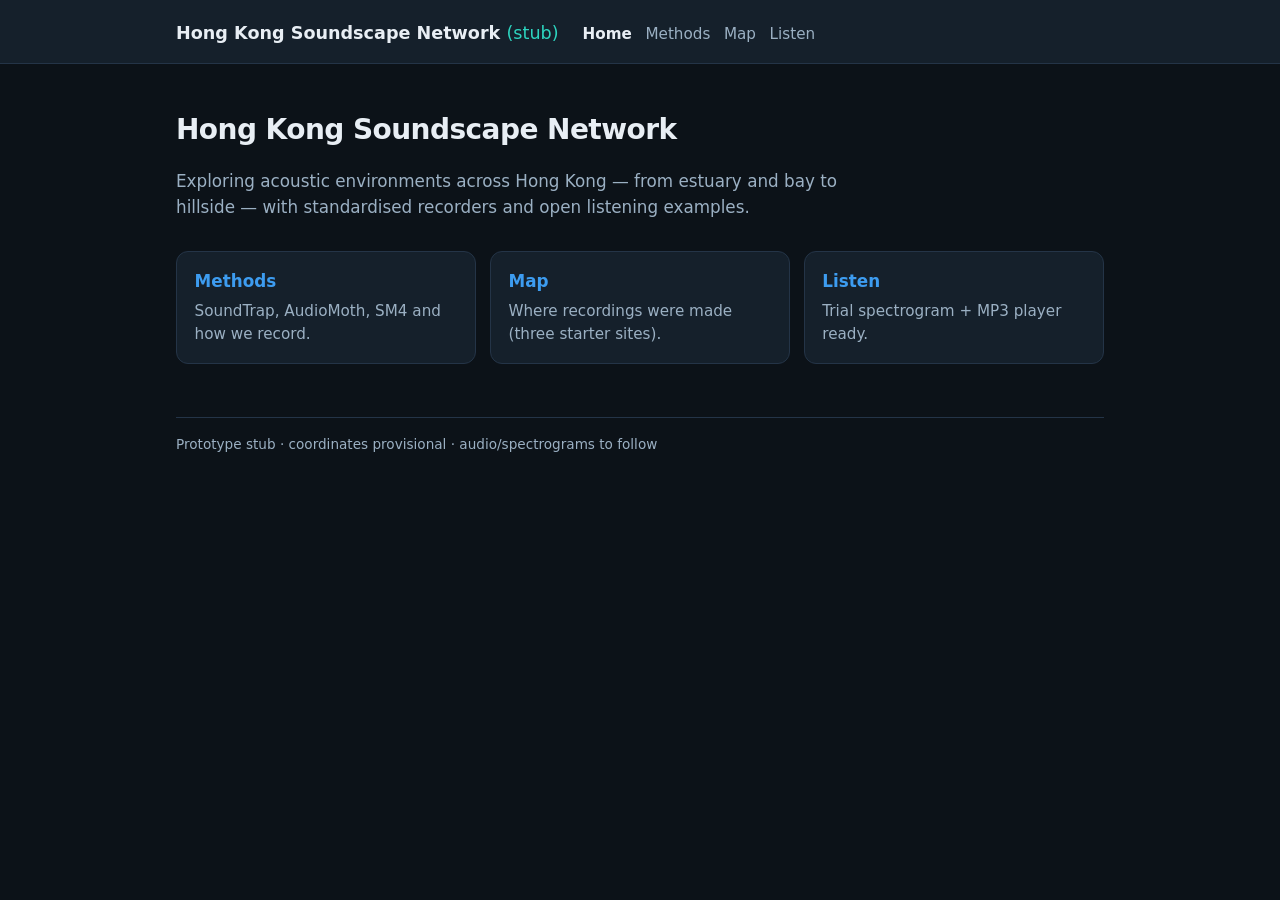
<file: index.html>
<!DOCTYPE html>
<html lang="en">
<head>
  <meta charset="utf-8" />
  <meta name="viewport" content="width=device-width, initial-scale=1" />
  <title>Home · Hong Kong Soundscape Network</title>
  <link rel="stylesheet" href="css/site.css" />

</head>
<body>
  <header class="site">
    <div class="wrap">
      <a class="brand" href="index.html">Hong Kong Soundscape Network <span>(stub)</span></a>
      <nav>
        <a href="index.html" aria-current="page">Home</a>
        <a href="methods.html" >Methods</a>
        <a href="map.html" >Map</a>
        <a href="listen.html" >Listen</a>
      </nav>
    </div>
  </header>
  <main class="wrap">

    <h1>Hong Kong Soundscape Network</h1>
    <p class="lead">Exploring acoustic environments across Hong Kong — from estuary and bay to hillside — with standardised recorders and open listening examples.</p>
    <div class="grid cols-3">
      <a class="card" href="methods.html"><h3>Methods</h3><p>SoundTrap, AudioMoth, SM4 and how we record.</p></a>
      <a class="card" href="map.html"><h3>Map</h3><p>Where recordings were made (three starter sites).</p></a>
      <a class="card" href="listen.html"><h3>Listen</h3><p>Trial spectrogram + MP3 player ready.</p></a>
    </div>

    <footer>Prototype stub · coordinates provisional · audio/spectrograms to follow</footer>
  </main>

</body>
</html>
</file>
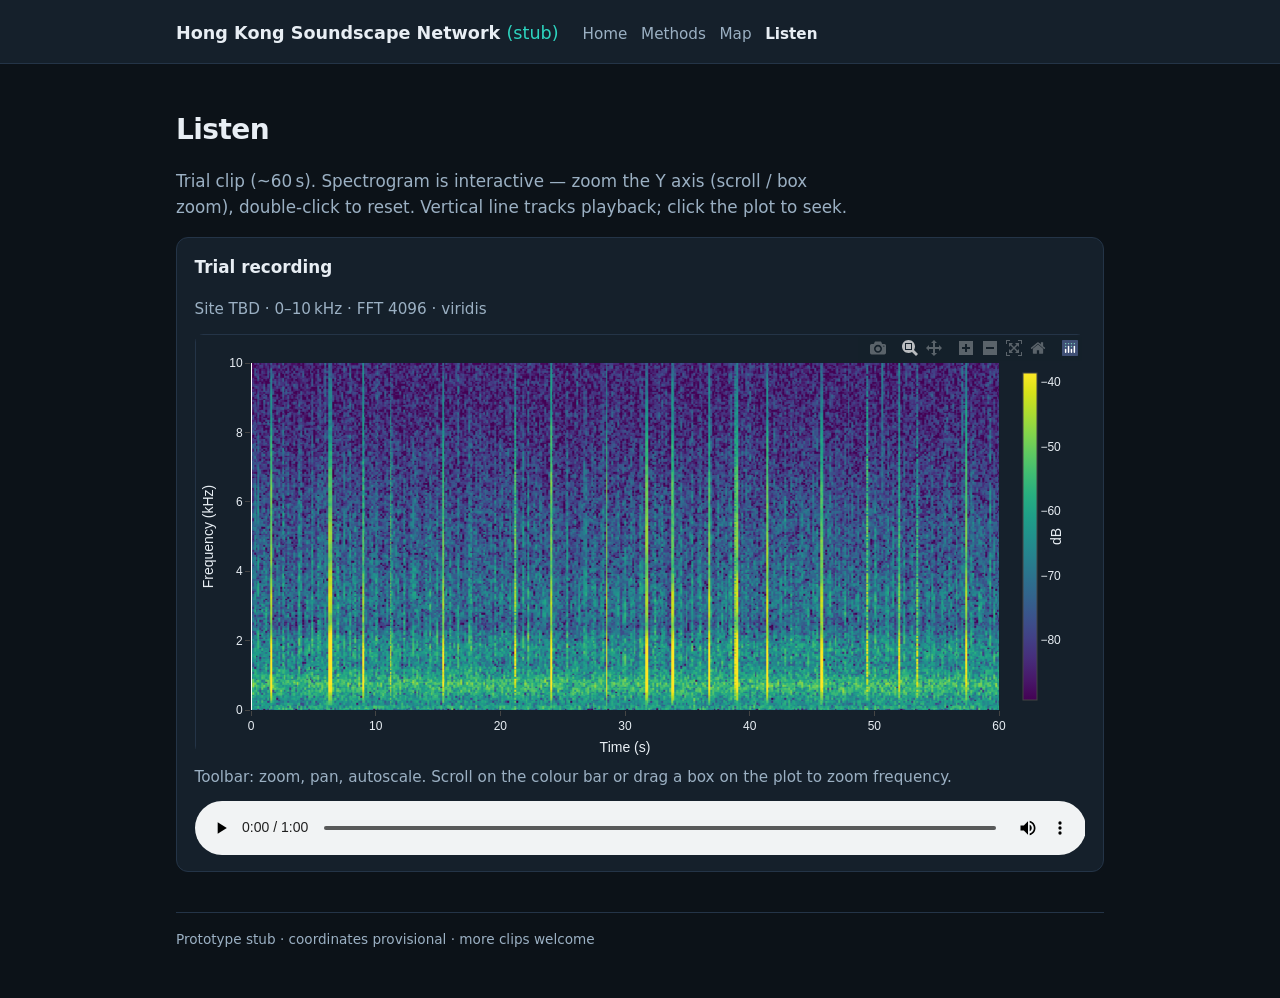
<file: listen.html>
<!DOCTYPE html>
<html lang="en">
<head>
  <meta charset="utf-8" />
  <meta name="viewport" content="width=device-width, initial-scale=1" />
  <title>Listen · Hong Kong Soundscape Network</title>
  <link rel="stylesheet" href="css/site.css" />
  <script src="https://cdn.plot.ly/plotly-2.35.2.min.js" charset="utf-8"></script>
  <style>
    .clip { display: grid; gap: 0.75rem; }
    #spec { width: 100%; height: min(52vh, 420px); border-radius: 8px; border: 1px solid var(--border); background: #111; }
    audio { width: 100%; }
    .hint { font-size: 0.9rem; color: var(--muted); margin: 0; }
  </style>
</head>
<body>
  <header class="site">
    <div class="wrap">
      <a class="brand" href="index.html">Hong Kong Soundscape Network <span>(stub)</span></a>
      <nav>
        <a href="index.html">Home</a>
        <a href="methods.html">Methods</a>
        <a href="map.html">Map</a>
        <a href="listen.html" aria-current="page">Listen</a>
      </nav>
    </div>
  </header>
  <main class="wrap">
    <h1>Listen</h1>
    <p class="lead">Trial clip (~60 s). Spectrogram is interactive — zoom the Y axis (scroll / box zoom), double-click to reset. Vertical line tracks playback; click the plot to seek.</p>

    <article class="card clip">
      <h3>Trial recording</h3>
      <p class="note">Site TBD · 0–10 kHz · FFT 4096 · viridis</p>
      <div id="spec" role="img" aria-label="Interactive spectrogram"></div>
      <p class="hint">Toolbar: zoom, pan, autoscale. Scroll on the colour bar or drag a box on the plot to zoom frequency.</p>
      <audio id="player" controls preload="metadata" src="assets/audio/trial.mp3"></audio>
    </article>

    <footer>Prototype stub · coordinates provisional · more clips welcome</footer>
  </main>
  <script>
    const audio = document.getElementById("player");
    let duration = 60;
    let playhead = 0;

    function layoutWithHead(t) {
      return {
        margin: { l: 55, r: 70, t: 28, b: 45 },
        paper_bgcolor: "#15202b",
        plot_bgcolor: "#0c1218",
        font: { color: "#e8eef4", size: 12 },
        xaxis: {
          title: "Time (s)",
          range: [0, duration],
          gridcolor: "#243447",
          zeroline: false,
        },
        yaxis: {
          title: "Frequency (kHz)",
          range: [0, 10],
          gridcolor: "#243447",
          zeroline: false,
        },
        shapes: [{
          type: "line",
          x0: t, x1: t,
          y0: 0, y1: 1,
          yref: "paper",
          line: { color: "#ffffff", width: 2 },
        }],
        dragmode: "zoom",
      };
    }

    fetch("assets/spectrograms/trial-spec.json")
      .then((r) => r.json())
      .then((data) => {
        const trace = {
          z: data.z,
          x: data.t,
          y: data.f_khz,
          type: "heatmap",
          colorscale: "Viridis",
          zmin: data.zmin,
          zmax: data.zmax,
          colorbar: { title: { text: "dB", side: "right" }, thickness: 14 },
          hovertemplate: "t=%{x:.2f}s<br>f=%{y:.2f} kHz<br>%{z:.1f} dB<extra></extra>",
        };
        const config = {
          responsive: true,
          displayModeBar: true,
          modeBarButtonsToRemove: ["lasso2d", "select2d"],
          scrollZoom: true,
        };
        return Plotly.newPlot("spec", [trace], layoutWithHead(0), config).then(() => {
          const gd = document.getElementById("spec");
          gd.on("plotly_click", (ev) => {
            if (!ev || !ev.points || !ev.points.length) return;
            const x = ev.points[0].x;
            if (audio.duration && isFinite(audio.duration)) {
              audio.currentTime = Math.min(Math.max(0, x), audio.duration);
            }
            updateHead();
          });
        });
      });

    function updateHead() {
      if (audio.duration && isFinite(audio.duration)) duration = audio.duration;
      playhead = audio.currentTime || 0;
      // Only move the playhead — do not reset Y zoom
      Plotly.relayout("spec", {
        shapes: [{
          type: "line",
          x0: playhead, x1: playhead,
          y0: 0, y1: 1,
          yref: "paper",
          line: { color: "#ffffff", width: 2 },
        }],
      });
    }
    audio.addEventListener("loadedmetadata", () => {
      duration = audio.duration;
      updateHead();
    });
    audio.addEventListener("timeupdate", updateHead);
    audio.addEventListener("seeked", updateHead);
  </script>
</body>
</html>
</file>
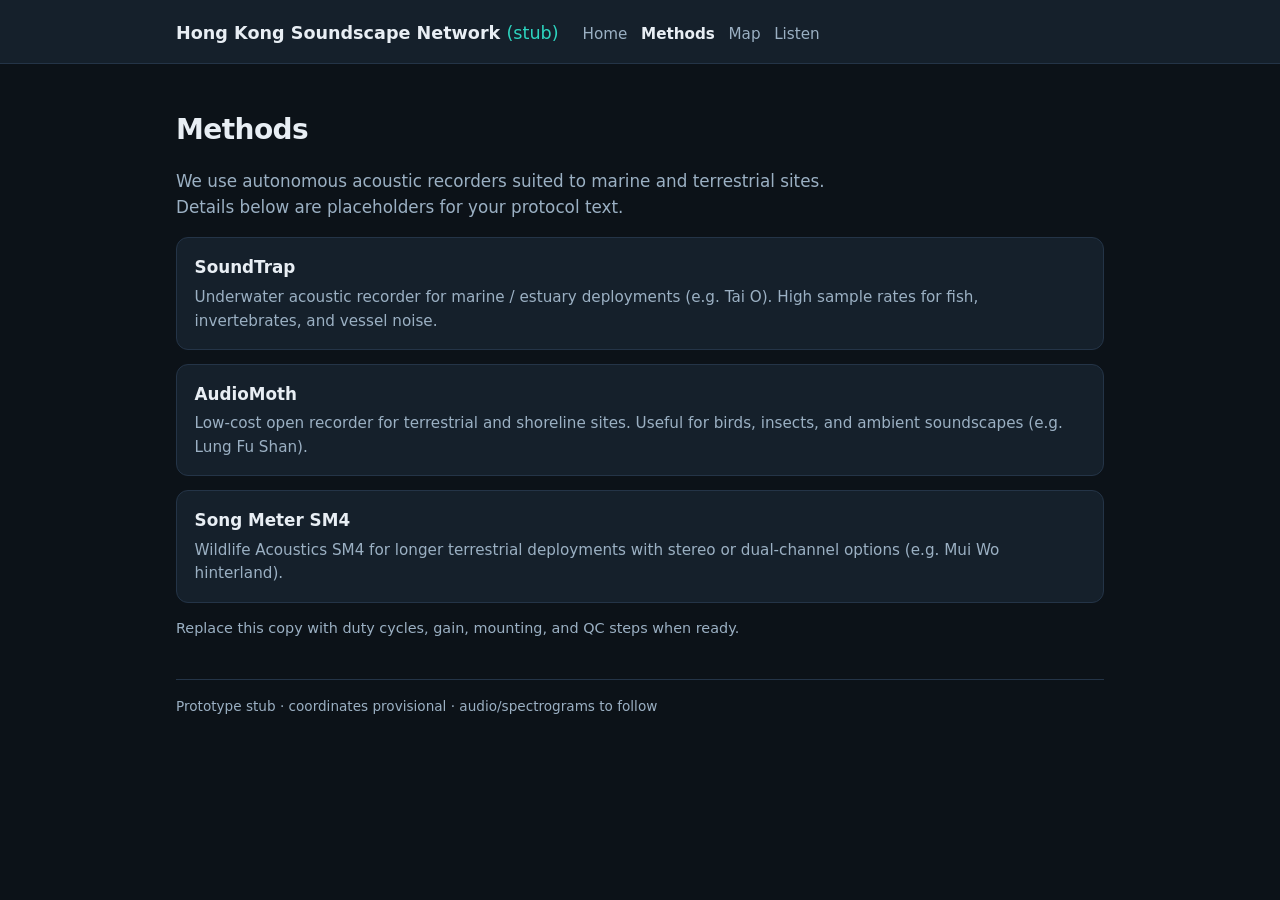
<file: methods.html>
<!DOCTYPE html>
<html lang="en">
<head>
  <meta charset="utf-8" />
  <meta name="viewport" content="width=device-width, initial-scale=1" />
  <title>Methods · Hong Kong Soundscape Network</title>
  <link rel="stylesheet" href="css/site.css" />

</head>
<body>
  <header class="site">
    <div class="wrap">
      <a class="brand" href="index.html">Hong Kong Soundscape Network <span>(stub)</span></a>
      <nav>
        <a href="index.html" >Home</a>
        <a href="methods.html" aria-current="page">Methods</a>
        <a href="map.html" >Map</a>
        <a href="listen.html" >Listen</a>
      </nav>
    </div>
  </header>
  <main class="wrap">

    <h1>Methods</h1>
    <p class="lead">We use autonomous acoustic recorders suited to marine and terrestrial sites. Details below are placeholders for your protocol text.</p>
    <div class="card">
      <h3>SoundTrap</h3>
      <p>Underwater acoustic recorder for marine / estuary deployments (e.g. Tai O). High sample rates for fish, invertebrates, and vessel noise.</p>
    </div>
    <div class="card">
      <h3>AudioMoth</h3>
      <p>Low-cost open recorder for terrestrial and shoreline sites. Useful for birds, insects, and ambient soundscapes (e.g. Lung Fu Shan).</p>
    </div>
    <div class="card">
      <h3>Song Meter SM4</h3>
      <p>Wildlife Acoustics SM4 for longer terrestrial deployments with stereo or dual-channel options (e.g. Mui Wo hinterland).</p>
    </div>
    <p class="note">Replace this copy with duty cycles, gain, mounting, and QC steps when ready.</p>

    <footer>Prototype stub · coordinates provisional · audio/spectrograms to follow</footer>
  </main>

</body>
</html>
</file>
<file: css/site.css>
:root {
  --bg: #0c1218;
  --surface: #15202b;
  --text: #e8eef4;
  --muted: #9bb0c3;
  --accent: #3d9cf0;
  --accent-2: #2dd4bf;
  --border: #243447;
  --max: 960px;
}
* { box-sizing: border-box; }
html, body { margin: 0; padding: 0; background: var(--bg); color: var(--text); font-family: "Segoe UI", system-ui, sans-serif; line-height: 1.55; }
a { color: var(--accent); text-decoration: none; }
a:hover { text-decoration: underline; }
.wrap { max-width: var(--max); margin: 0 auto; padding: 1.25rem 1rem 3rem; }
header.site {
  border-bottom: 1px solid var(--border);
  background: var(--surface);
}
header.site .wrap { display: flex; flex-wrap: wrap; gap: 0.75rem 1.5rem; align-items: baseline; padding-bottom: 1rem; }
.brand { font-weight: 700; font-size: 1.1rem; color: var(--text); }
.brand span { color: var(--accent-2); font-weight: 500; }
nav { display: flex; flex-wrap: wrap; gap: 0.85rem; }
nav a { color: var(--muted); font-size: 0.95rem; }
nav a[aria-current="page"] { color: var(--text); font-weight: 600; }
h1 { font-size: 1.75rem; margin: 1.5rem 0 0.5rem; letter-spacing: -0.02em; }
h2 { font-size: 1.2rem; margin: 1.75rem 0 0.5rem; color: var(--accent-2); }
p.lead { color: var(--muted); font-size: 1.05rem; max-width: 42rem; }
.card {
  background: var(--surface);
  border: 1px solid var(--border);
  border-radius: 12px;
  padding: 1rem 1.1rem;
  margin: 0.85rem 0;
}
.card h3 { margin: 0 0 0.35rem; font-size: 1.05rem; }
.card p { margin: 0; color: var(--muted); font-size: 0.95rem; }
.grid { display: grid; gap: 0.85rem; }
@media (min-width: 700px) { .grid.cols-3 { grid-template-columns: repeat(3, 1fr); } }
#map {
  height: min(70vh, 520px);
  border-radius: 12px;
  border: 1px solid var(--border);
  margin-top: 1rem;
}
.note { font-size: 0.9rem; color: var(--muted); }
.placeholder {
  border: 1px dashed var(--border);
  border-radius: 12px;
  padding: 1.5rem;
  color: var(--muted);
  background: #101820;
}
footer { margin-top: 2.5rem; padding-top: 1rem; border-top: 1px solid var(--border); color: var(--muted); font-size: 0.85rem; }
</file>
